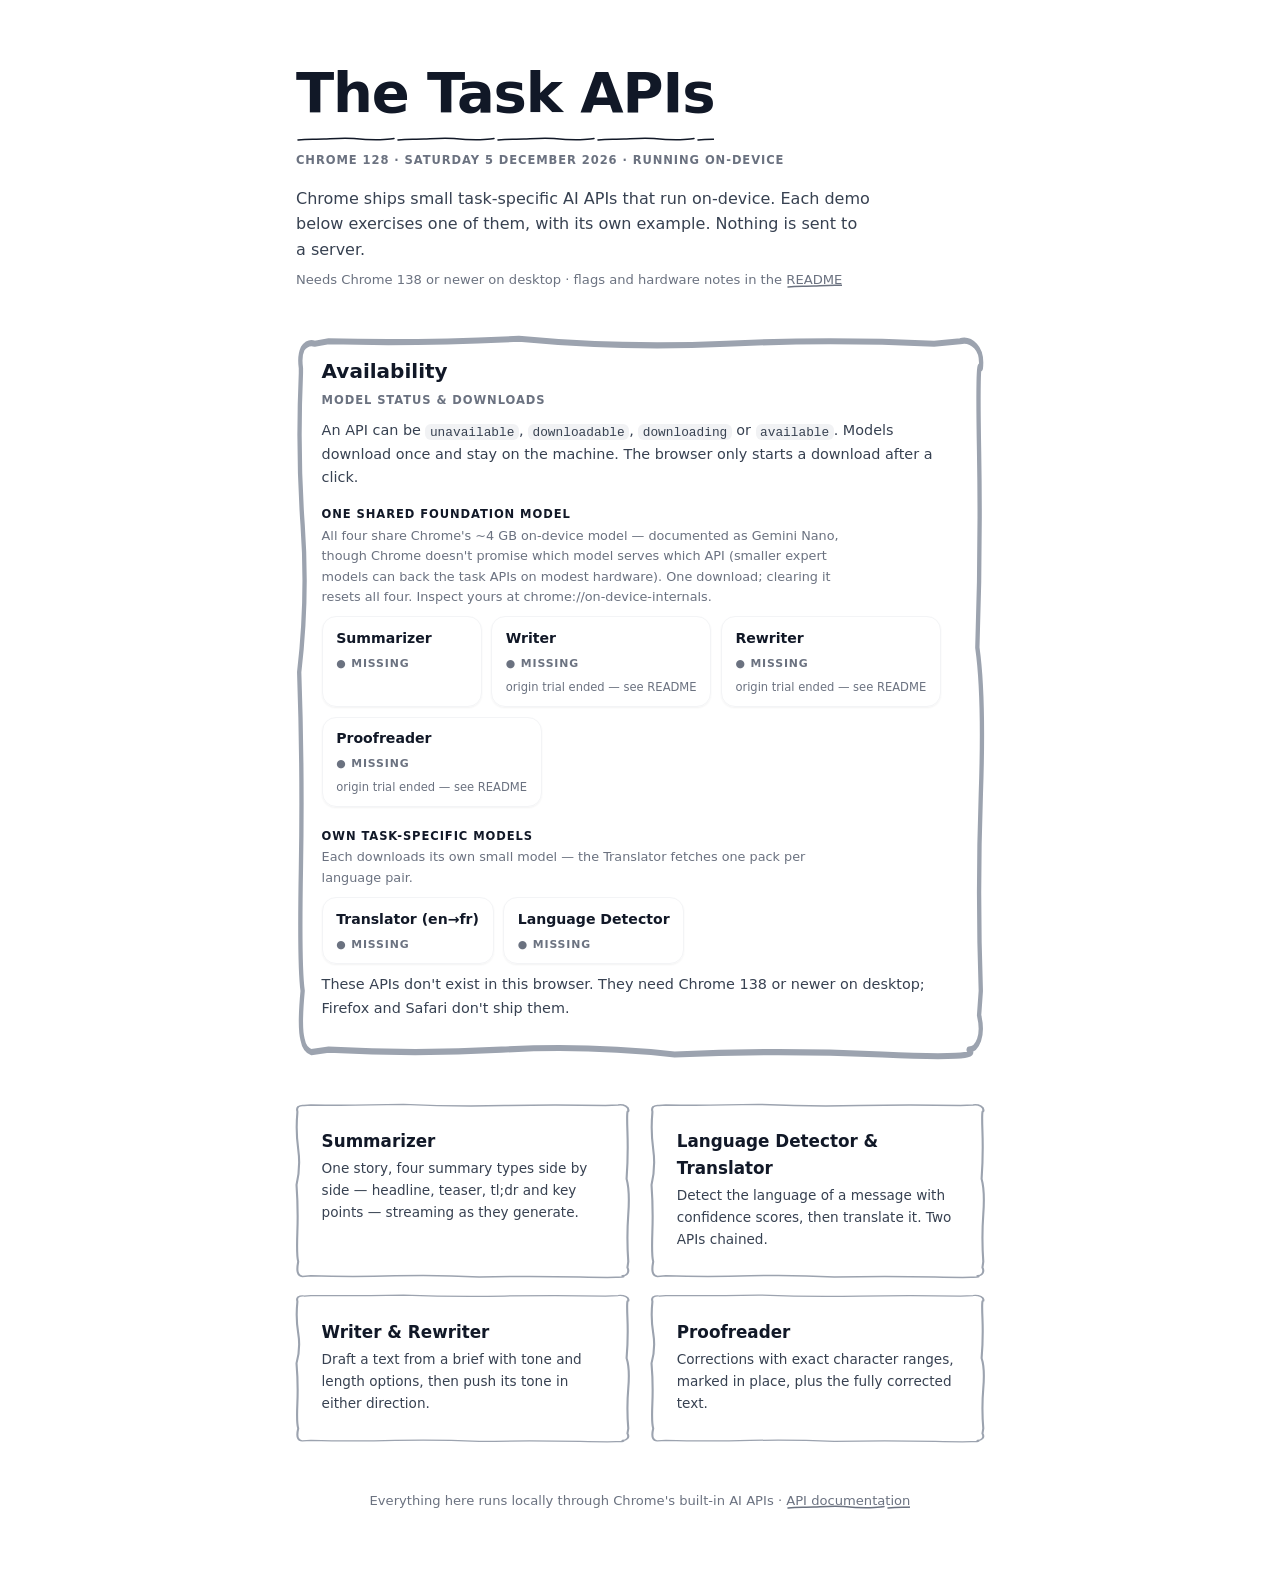
<file: index.html>
<!doctype html>
<html lang="en">
<head>
  <meta charset="utf-8">
  <meta name="viewport" content="width=device-width, initial-scale=1">
  <title>Chrome built-in AI — Task API demos</title>
  <link rel="stylesheet" href="shared/style.css">
  <link rel="icon" href="data:image/svg+xml,<svg xmlns='http://www.w3.org/2000/svg' viewBox='0 0 100 100'><text y='.9em' font-size='90'>🧠</text></svg>">
</head>
<body>

<header class="masthead">
  <h1><span class="squiggle">The Task APIs</span></h1>
  <p class="folio" id="folio"></p>
  <p class="motto">Chrome ships small task-specific AI APIs that run on-device. Each demo
    below exercises one of them, with its own example. Nothing is sent to a server.</p>
  <p class="notice">Needs Chrome 138 or newer on desktop · flags and hardware notes in the <a href="https://github.com/MrSunshyne/chrome-tasks-api-demos#readme" class="hand-drawn-underline">README</a></p>
</header>

<main>

  <!-- ── Availability ──────────────────────────────────────────── -->
  <section class="card" id="status-board">
    <h2>Availability <span class="desk-sub">model status &amp; downloads</span></h2>
    <p class="hint">An API can be <code>unavailable</code>, <code>downloadable</code>,
      <code>downloading</code> or <code>available</code>. Models download once and stay on
      the machine. The browser only starts a download after a click.</p>
    <div class="chips" id="chips" aria-live="polite"></div>
    <p class="hint" id="status-note"></p>
  </section>

  <!-- ── Demos ─────────────────────────────────────────────────── -->
  <div class="demo-list">
    <a class="card" href="demos/summarizer/">
      <h3>Summarizer</h3>
      <p>One story, four summary types side by side — headline, teaser, tl;dr and key points — streaming as they generate.</p>
    </a>
    <a class="card" href="demos/translator/">
      <h3>Language Detector &amp; Translator</h3>
      <p>Detect the language of a message with confidence scores, then translate it. Two APIs chained.</p>
    </a>
    <a class="card" href="demos/writer-rewriter/">
      <h3>Writer &amp; Rewriter</h3>
      <p>Draft a text from a brief with tone and length options, then push its tone in either direction.</p>
    </a>
    <a class="card" href="demos/proofreader/">
      <h3>Proofreader</h3>
      <p>Corrections with exact character ranges, marked in place, plus the fully corrected text.</p>
    </a>
  </div>

</main>

<footer>
  <p>Everything here runs locally through Chrome's built-in AI APIs ·
    <a href="https://developer.chrome.com/docs/ai/built-in-apis" target="_blank" rel="noopener" class="hand-drawn-underline">API documentation</a></p>
</footer>

<script type="module" src="index.js"></script>
</body>
</html>
</file>
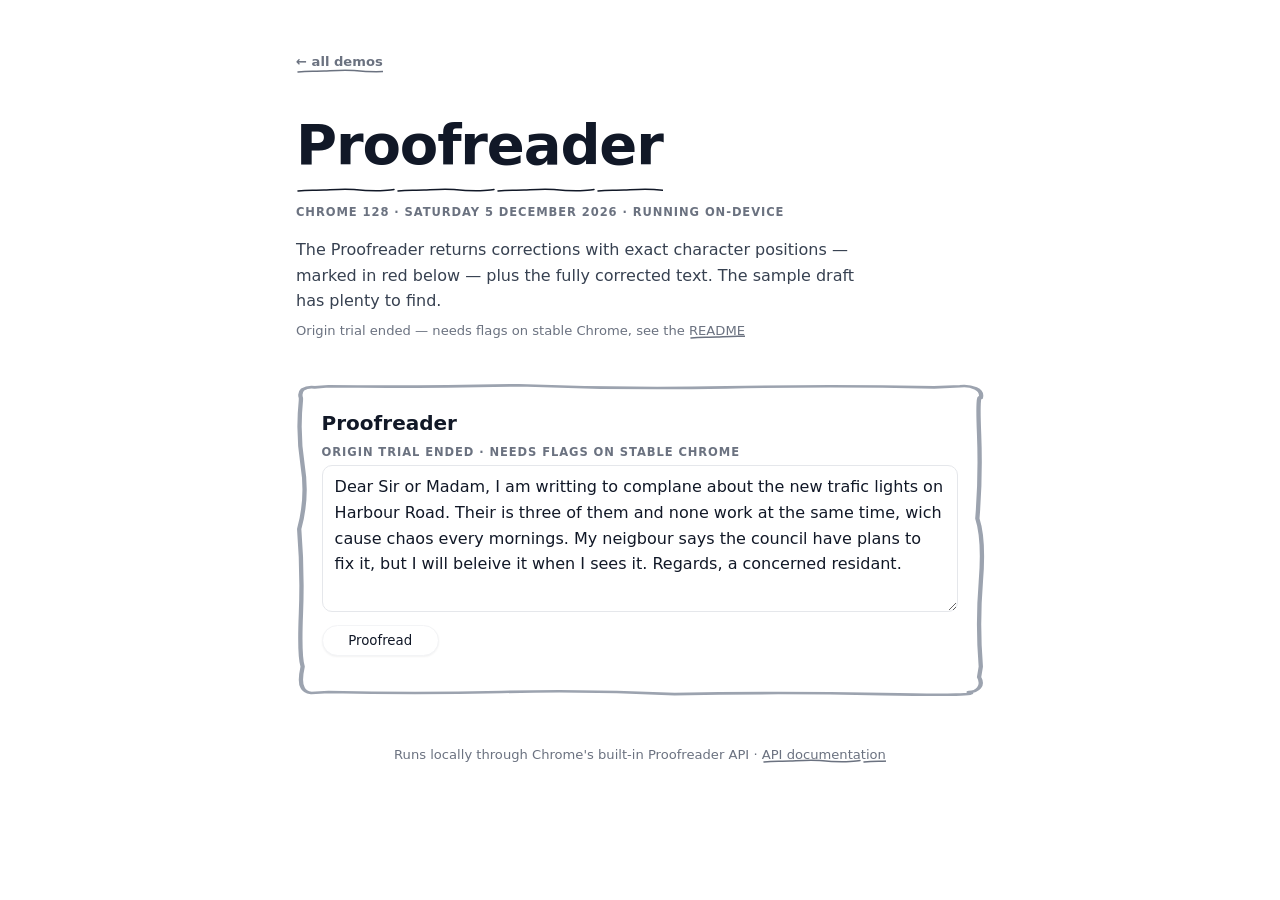
<file: demos/proofreader/index.html>
<!doctype html>
<html lang="en">
<head>
  <meta charset="utf-8">
  <meta name="viewport" content="width=device-width, initial-scale=1">
  <title>Proofreader — Chrome Task API demos</title>
  <link rel="stylesheet" href="../../shared/style.css">
  <link rel="icon" href="data:image/svg+xml,<svg xmlns='http://www.w3.org/2000/svg' viewBox='0 0 100 100'><text y='.9em' font-size='90'>🧠</text></svg>">
</head>
<body>

<a class="backlink hand-drawn-underline" href="../../">← all demos</a>

<header class="masthead">
  <h1><span class="squiggle">Proofreader</span></h1>
  <p class="folio" id="folio"></p>
  <p class="motto">The Proofreader returns corrections with exact character positions —
    marked in red below — plus the fully corrected text. The sample draft has plenty to find.</p>
  <p class="notice">Origin trial ended — needs flags on stable Chrome, see the
    <a href="https://github.com/MrSunshyne/chrome-tasks-api-demos#readme" class="hand-drawn-underline">README</a></p>
</header>

<main>
  <section class="card" id="proofread-demo">
    <h2>Proofreader <span class="desk-sub">origin trial ended · needs flags on stable Chrome</span></h2>

    <textarea id="letter-text" rows="5"></textarea>
    <div class="controls">
      <button id="proofread-btn">Proofread</button>
    </div>
    <div class="output" id="proof-marked" aria-live="polite"></div>
    <div class="output" id="proof-fixed" aria-live="polite"></div>
  </section>
</main>

<footer>
  <p>Runs locally through Chrome's built-in Proofreader API ·
    <a href="https://developer.chrome.com/docs/ai/proofreader-api" target="_blank" rel="noopener" class="hand-drawn-underline">API documentation</a></p>
</footer>

<script type="module" src="app.js"></script>
</body>
</html>
</file>
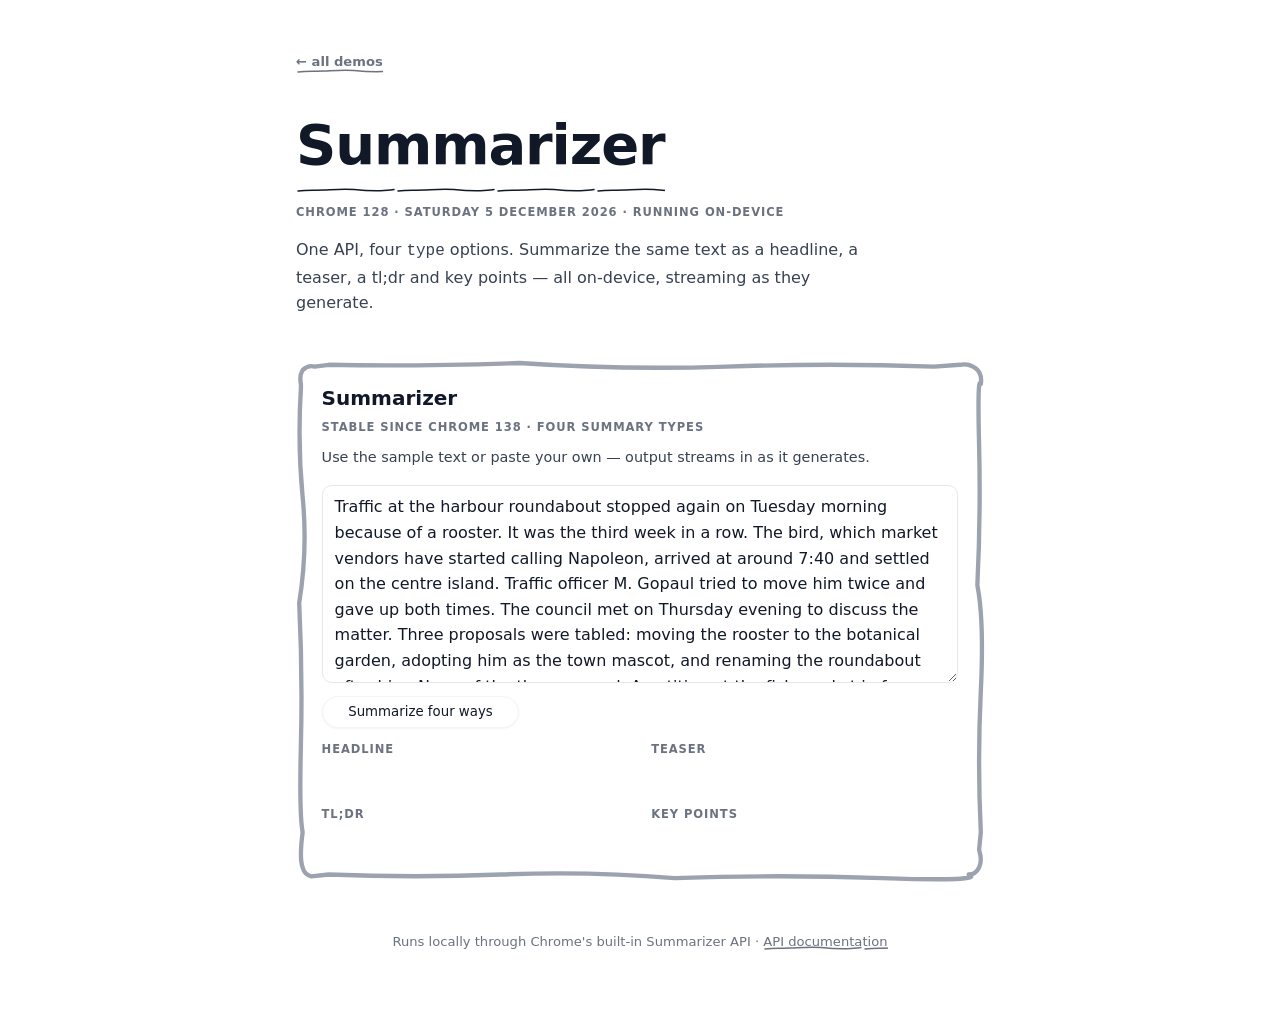
<file: demos/summarizer/index.html>
<!doctype html>
<html lang="en">
<head>
  <meta charset="utf-8">
  <meta name="viewport" content="width=device-width, initial-scale=1">
  <title>Summarizer — Chrome Task API demos</title>
  <link rel="stylesheet" href="../../shared/style.css">
  <link rel="icon" href="data:image/svg+xml,<svg xmlns='http://www.w3.org/2000/svg' viewBox='0 0 100 100'><text y='.9em' font-size='90'>🧠</text></svg>">
</head>
<body>

<a class="backlink hand-drawn-underline" href="../../">← all demos</a>

<header class="masthead">
  <h1><span class="squiggle">Summarizer</span></h1>
  <p class="folio" id="folio"></p>
  <p class="motto">One API, four <code>type</code> options. Summarize the same text as a
    headline, a teaser, a tl;dr and key points — all on-device, streaming as they generate.</p>
</header>

<main>
  <section class="card" id="summarizer-demo">
    <h2>Summarizer <span class="desk-sub">stable since Chrome 138 · four summary types</span></h2>
    <p class="hint">Use the sample text or paste your own — output streams in as it generates.</p>

    <textarea id="article-text" rows="7"></textarea>
    <div class="controls">
      <button id="summarize-btn">Summarize four ways</button>
    </div>

    <div class="quad">
      <div class="quad-cell"><h3>Headline</h3><div class="output" data-sum="headline" aria-live="polite"></div></div>
      <div class="quad-cell"><h3>Teaser</h3><div class="output" data-sum="teaser" aria-live="polite"></div></div>
      <div class="quad-cell"><h3>TL;DR</h3><div class="output" data-sum="tldr" aria-live="polite"></div></div>
      <div class="quad-cell"><h3>Key points</h3><div class="output" data-sum="key-points" aria-live="polite"></div></div>
    </div>
  </section>
</main>

<footer>
  <p>Runs locally through Chrome's built-in Summarizer API ·
    <a href="https://developer.chrome.com/docs/ai/summarizer-api" target="_blank" rel="noopener" class="hand-drawn-underline">API documentation</a></p>
</footer>

<script type="module" src="app.js"></script>
</body>
</html>
</file>
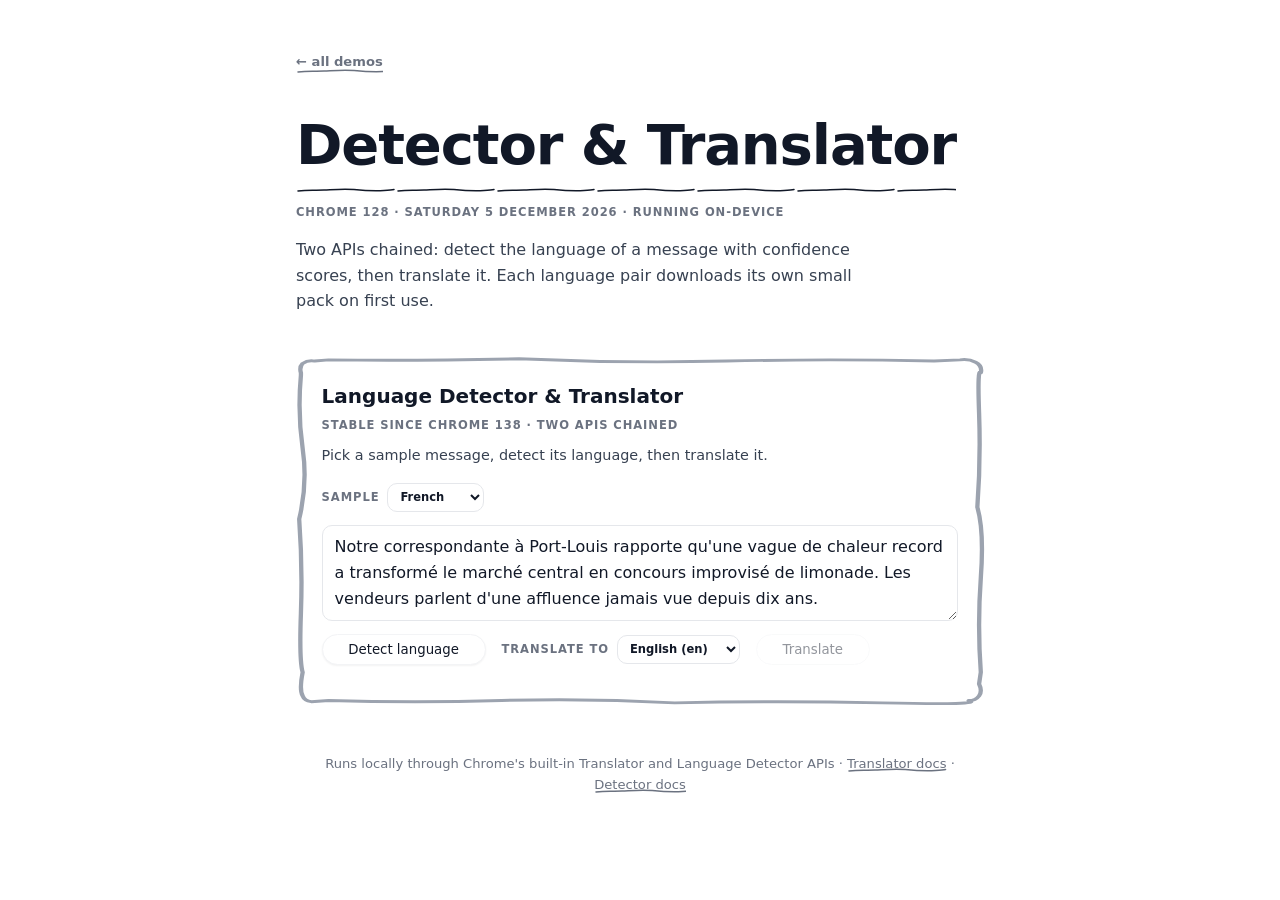
<file: demos/translator/index.html>
<!doctype html>
<html lang="en">
<head>
  <meta charset="utf-8">
  <meta name="viewport" content="width=device-width, initial-scale=1">
  <title>Language Detector &amp; Translator — Chrome Task API demos</title>
  <link rel="stylesheet" href="../../shared/style.css">
  <link rel="icon" href="data:image/svg+xml,<svg xmlns='http://www.w3.org/2000/svg' viewBox='0 0 100 100'><text y='.9em' font-size='90'>🧠</text></svg>">
</head>
<body>

<a class="backlink hand-drawn-underline" href="../../">← all demos</a>

<header class="masthead">
  <h1><span class="squiggle">Detector &amp; Translator</span></h1>
  <p class="folio" id="folio"></p>
  <p class="motto">Two APIs chained: detect the language of a message with confidence
    scores, then translate it. Each language pair downloads its own small pack on first use.</p>
</header>

<main>
  <section class="card" id="translate-demo">
    <h2>Language Detector &amp; Translator <span class="desk-sub">stable since Chrome 138 · two APIs chained</span></h2>
    <p class="hint">Pick a sample message, detect its language, then translate it.</p>

    <div class="controls">
      <label>Sample
        <select id="wire-pick"></select>
      </label>
    </div>
    <textarea id="wire-text" rows="3"></textarea>

    <div class="controls">
      <button id="detect-btn">Detect language</button>
      <label>Translate to
        <select id="target-lang">
          <option value="en" selected>English (en)</option>
          <option value="fr">French (fr)</option>
          <option value="de">German (de)</option>
          <option value="es">Spanish (es)</option>
          <option value="ja">Japanese (ja)</option>
        </select>
      </label>
      <button id="translate-btn" disabled>Translate</button>
    </div>

    <div class="output" id="detect-out" aria-live="polite"></div>
    <div class="output" id="translate-out" aria-live="polite"></div>
  </section>
</main>

<footer>
  <p>Runs locally through Chrome's built-in Translator and Language Detector APIs ·
    <a href="https://developer.chrome.com/docs/ai/translator-api" target="_blank" rel="noopener" class="hand-drawn-underline">Translator docs</a> ·
    <a href="https://developer.chrome.com/docs/ai/language-detection" target="_blank" rel="noopener" class="hand-drawn-underline">Detector docs</a></p>
</footer>

<script type="module" src="app.js"></script>
</body>
</html>
</file>
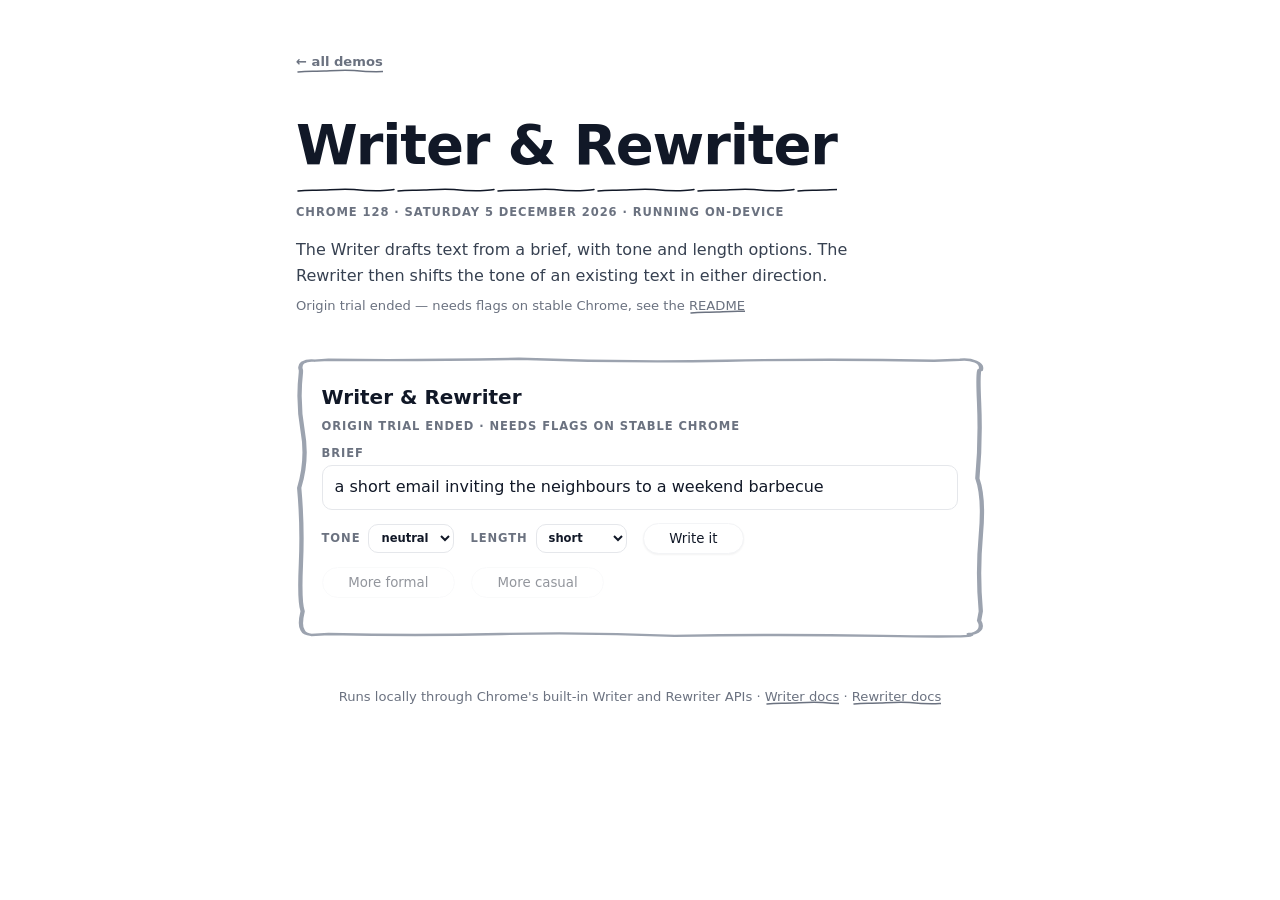
<file: demos/writer-rewriter/index.html>
<!doctype html>
<html lang="en">
<head>
  <meta charset="utf-8">
  <meta name="viewport" content="width=device-width, initial-scale=1">
  <title>Writer &amp; Rewriter — Chrome Task API demos</title>
  <link rel="stylesheet" href="../../shared/style.css">
  <link rel="icon" href="data:image/svg+xml,<svg xmlns='http://www.w3.org/2000/svg' viewBox='0 0 100 100'><text y='.9em' font-size='90'>🧠</text></svg>">
</head>
<body>

<a class="backlink hand-drawn-underline" href="../../">← all demos</a>

<header class="masthead">
  <h1><span class="squiggle">Writer &amp; Rewriter</span></h1>
  <p class="folio" id="folio"></p>
  <p class="motto">The Writer drafts text from a brief, with tone and length options. The
    Rewriter then shifts the tone of an existing text in either direction.</p>
  <p class="notice">Origin trial ended — needs flags on stable Chrome, see the
    <a href="https://github.com/MrSunshyne/chrome-tasks-api-demos#readme" class="hand-drawn-underline">README</a></p>
</header>

<main>
  <section class="card" id="writer-demo">
    <h2>Writer &amp; Rewriter <span class="desk-sub">origin trial ended · needs flags on stable Chrome</span></h2>

    <label for="story-idea">Brief</label>
    <input id="story-idea" type="text" value="a short email inviting the neighbours to a weekend barbecue">

    <div class="controls">
      <label>Tone
        <select id="write-tone">
          <option value="casual">casual</option>
          <option value="neutral" selected>neutral</option>
          <option value="formal">formal</option>
        </select>
      </label>
      <label>Length
        <select id="write-length">
          <option value="short" selected>short</option>
          <option value="medium">medium</option>
          <option value="long">long</option>
        </select>
      </label>
      <button id="write-btn">Write it</button>
    </div>

    <div class="output" id="write-out" aria-live="polite"></div>

    <div class="controls">
      <button id="rewrite-formal-btn" disabled>More formal</button>
      <button id="rewrite-casual-btn" disabled>More casual</button>
    </div>
    <div class="output" id="rewrite-out" aria-live="polite"></div>
  </section>
</main>

<footer>
  <p>Runs locally through Chrome's built-in Writer and Rewriter APIs ·
    <a href="https://developer.chrome.com/docs/ai/writer-api" target="_blank" rel="noopener" class="hand-drawn-underline">Writer docs</a> ·
    <a href="https://developer.chrome.com/docs/ai/rewriter-api" target="_blank" rel="noopener" class="hand-drawn-underline">Rewriter docs</a></p>
</footer>

<script type="module" src="app.js"></script>
</body>
</html>
</file>
<file: shared/style.css>
/* The Daily Nano — styled after sandeep.ramgolam.com:
   system sans, white space, hand-drawn card borders with hover morph,
   squiggle underlines, pill buttons (green in dark mode). */

:root {
  --bg: #ffffff;
  --ink: #111827;          /* gray-900 */
  --muted: #6b7280;        /* gray-500 */
  --body: #374151;         /* gray-700 */
  --stroke: #9ca3af;       /* gray-400 — border-path color from the style guide */
  --stroke-hover: #3b82f6; /* blue-500 — hover color from the style guide */
  --edge: #e5e7eb;         /* gray-200 for inputs */
  --chip-edge: #f3f4f6;    /* gray-100 — .button border */
  --btn-bg: #ffffff;
  --btn-ink: #111827;
  --green-300: #86efac;
  --green-400: #4ade80;
  --green-600: #16a34a;
  --amber: #d97706;
  --blue: #3b82f6;
  --red: #dc2626;
  --shadow-sm: 0 1px 2px 0 rgb(0 0 0 / 0.05);
  --shadow-lg: 0 10px 15px -3px rgb(0 0 0 / 0.1), 0 4px 6px -4px rgb(0 0 0 / 0.1);
}

@media (prefers-color-scheme: dark) {
  :root {
    --bg: #16191d;
    --ink: #e5e7eb;        /* gray-200 */
    --muted: #9ca3af;      /* gray-400 */
    --body: #9ca3af;       /* dark:text-gray-400, like blog excerpts */
    --stroke: #6b7280;     /* gray-500 — muted stroke in dark mode, per style guide */
    --edge: #2b3138;
    --chip-edge: #2b3138;
    --btn-bg: #4ade80;     /* dark:bg-green-400 — the blog's button */
    --btn-ink: #475569;    /* dark:text-slate-600 */
    --red: #f87171;
    --shadow-sm: 0 1px 2px 0 rgb(0 0 0 / 0.4);
    --shadow-lg: 0 10px 15px -3px rgb(0 0 0 / 0.5), 0 4px 6px -4px rgb(0 0 0 / 0.5);
  }
}

* { box-sizing: border-box; }

body {
  margin: 0 auto;
  max-width: 46rem;
  padding: 3rem 1.5rem 4rem;
  background: var(--bg);
  color: var(--ink);
  font: 16px/1.6 ui-sans-serif, system-ui, -apple-system, "Segoe UI", Roboto, "Helvetica Neue", Arial, sans-serif;
}

/* ── masthead ─────────────────────────────────────────────────── */

.masthead h1 {
  font-size: clamp(2.5rem, 7vw, 3.5rem);
  font-weight: 800;
  letter-spacing: -0.02em;
  margin: 0 0 .6rem;
}

.folio {
  font-size: .72rem;
  font-weight: 600;
  text-transform: uppercase;
  letter-spacing: .08em;
  color: var(--muted);
  margin: 0 0 1rem;
}

.motto { color: var(--body); margin: 0 0 .4rem; max-width: 36rem; }
.notice { font-size: .82rem; color: var(--muted); margin: 0; }
a { color: inherit; text-decoration: none; }

/* squiggle underline under the site name — same mask as the blog's
   .hand-drawn-underline, permanently on */
.squiggle {
  position: relative;
  padding-bottom: 4px;
}
.squiggle::after,
.hand-drawn-underline::after {
  content: '';
  position: absolute;
  left: 0; right: 0; bottom: 0;
  height: 10px;
  background: currentColor;
  -webkit-mask-image: url("data:image/svg+xml,%3Csvg width='100' height='8' viewBox='0 0 100 8' fill='none' xmlns='http://www.w3.org/2000/svg'%3E%3Cpath d='M2 6C12 4.5 18 5.5 28 5C38 4.5 48 3.5 58 4.5C68 5.5 78 6 88 5.5C92 5.3 96 5 98 4.5' stroke='black' stroke-width='1.5' stroke-linecap='round'/%3E%3C/svg%3E");
  mask-image: url("data:image/svg+xml,%3Csvg width='100' height='8' viewBox='0 0 100 8' fill='none' xmlns='http://www.w3.org/2000/svg'%3E%3Cpath d='M2 6C12 4.5 18 5.5 28 5C38 4.5 48 3.5 58 4.5C68 5.5 78 6 88 5.5C92 5.3 96 5 98 4.5' stroke='black' stroke-width='1.5' stroke-linecap='round'/%3E%3C/svg%3E");
  -webkit-mask-repeat: repeat-x;
  mask-repeat: repeat-x;
  -webkit-mask-position: 0 100%;
  mask-position: 0 100%;
  -webkit-mask-size: auto 8px;
  mask-size: auto 8px;
  pointer-events: none;
}
.squiggle { display: inline-block; }
.hand-drawn-underline { position: relative; padding-bottom: 2px; }

/* ── cards with the blog's hand-drawn border ──────────────────── */

main { display: grid; gap: 2.2rem; margin-top: 2.6rem; }

.card {
  position: relative;
  padding: 1.5rem 1.6rem 1.7rem;
}

.hand-drawn-shape {
  position: absolute;
  inset: -2px;
  width: calc(100% + 4px);
  height: calc(100% + 4px);
  z-index: 0;
  pointer-events: none;
  color: var(--stroke);
}
.shape-path {
  fill: transparent;
  transition: color .4s ease-out, d .4s ease-out, stroke .4s ease-out;
}
/* hover morph — same target path as the blog's card variant */
.card:hover .hand-drawn-shape {
  color: var(--stroke-hover);
}
.card:hover .shape-path {
  d: path("M15 3 Q6 2 3 6 Q-1 12 2 20 L3 25 Q-2 60 4 95 T-1 160 Q6 200 2 240 T6 280 Q2 290 6 294 Q10 298 18 296 L30 297 Q80 292 140 298 T260 291 Q320 298 370 293 T392 297 Q398 296 399 290 Q402 284 398 275 L399 265 Q402 220 395 175 T402 115 Q394 75 399 40 T395 12 Q396 5 390 3 Q384 0 375 3 L360 4 Q290 8 220 2 T100 7 Q50 2 25 4 Z");
}
.card > *:not(.hand-drawn-shape) { position: relative; z-index: 1; }

.card h2 {
  font-size: 1.25rem;
  font-weight: 700;
  margin: 0 0 .2rem;
}
.desk-sub {
  display: block;
  font-size: .72rem;
  font-weight: 600;
  text-transform: uppercase;
  letter-spacing: .08em;
  color: var(--muted);
  margin-top: .25rem;
}

.hint { font-size: .9rem; color: var(--body); margin: .6rem 0 1rem; }
.hint code {
  font-family: ui-monospace, "SF Mono", Menlo, monospace;
  font-size: .8rem;
  background: color-mix(in srgb, var(--stroke) 14%, transparent);
  padding: .05em .35em;
  border-radius: 6px;
}

/* ── status chips ─────────────────────────────────────────────── */

.chips { display: grid; gap: 1.2rem; }

.chip-group .group-label {
  font-size: .72rem;
  font-weight: 700;
  text-transform: uppercase;
  letter-spacing: .08em;
  color: var(--ink);
  margin: 0;
}
.chip-group .group-note {
  font-size: .8rem;
  color: var(--muted);
  margin: .15rem 0 .55rem;
  max-width: 34rem;
}
.chip-row { display: flex; flex-wrap: wrap; gap: .6rem; }

.chip {
  display: flex; flex-direction: column; gap: .35rem;
  border: 1px solid var(--chip-edge);
  border-radius: 14px;
  box-shadow: var(--shadow-sm);
  padding: .6rem .85rem;
  min-width: 10rem;
}
.chip .name { font-weight: 600; font-size: .88rem; }
.chip .state {
  font-size: .68rem;
  font-weight: 700;
  text-transform: uppercase;
  letter-spacing: .08em;
  color: var(--muted);
}
.chip .state::before { content: "● "; }
.chip[data-state="available"]    .state { color: var(--green-600); }
.chip[data-state="downloadable"] .state { color: var(--amber); }
.chip[data-state="downloading"]  .state { color: var(--blue); }
.chip[data-state="unavailable"]  .state { color: var(--red); }
.chip .why { font-size: .72rem; color: var(--muted); }

.chip button {
  font: 600 .72rem/1 inherit;
  font-family: inherit;
  background: var(--btn-bg);
  color: var(--btn-ink);
  border: 1px solid var(--chip-edge);
  border-radius: 999px;
  box-shadow: var(--shadow-sm);
  padding: .3em .9em;
  cursor: pointer;
  width: fit-content;
  transition: box-shadow .2s ease-out;
}
.chip button:hover { box-shadow: var(--shadow-lg); }

/* download progress — green like the blog's scrollbar */
.progress {
  height: 6px;
  border-radius: 999px;
  background: color-mix(in srgb, var(--stroke) 20%, transparent);
  overflow: hidden;
}
.progress > i {
  display: block; height: 100%; width: 0%;
  border-radius: 999px;
  background: linear-gradient(to right, var(--green-600) 30%, var(--green-400) 70%, var(--green-300));
  transition: width .2s ease-out;
}

/* ── controls ─────────────────────────────────────────────────── */

label {
  font-size: .72rem;
  font-weight: 600;
  text-transform: uppercase;
  letter-spacing: .08em;
  color: var(--muted);
  display: inline-flex; gap: .5rem; align-items: center;
}

input[type="text"], textarea, select {
  font: inherit;
  color: var(--ink);
  background: transparent;
  border: 1px solid var(--edge);
  border-radius: 10px;
  padding: .55rem .75rem;
  width: 100%;
}
select { width: auto; padding: .35rem .5rem; }
textarea { resize: vertical; display: block; }
input:focus-visible, textarea:focus-visible, select:focus-visible, button:focus-visible {
  outline: 2px solid var(--stroke-hover);
  outline-offset: 2px;
}

.controls {
  display: flex; flex-wrap: wrap; gap: .7rem 1rem; align-items: center;
  margin: .8rem 0;
}

/* the blog's .button: white pill, subtle shadow; green in dark mode */
.controls button {
  font: 500 .9rem/1.4 inherit;
  font-family: inherit;
  background: var(--btn-bg);
  color: var(--btn-ink);
  border: 1px solid var(--chip-edge);
  border-radius: 999px;
  box-shadow: var(--shadow-sm);
  padding: .45rem 1.6rem;
  cursor: pointer;
  transition: box-shadow .2s ease-out, transform .2s ease-out;
}
.controls button:hover:not(:disabled) { box-shadow: var(--shadow-lg); transform: translateY(-1px); }
.controls button:disabled { opacity: .45; cursor: not-allowed; box-shadow: none; }

/* ── outputs ──────────────────────────────────────────────────── */

.output {
  white-space: pre-wrap;
  color: var(--body);
  font-size: .95rem;
  border-left: 2px solid var(--edge);
  padding: .3rem 0 .3rem .9rem;
  margin: .6rem 0;
}
.output:empty { display: none; }
.output.err { color: var(--red); }
.output .spin { color: var(--muted); font-style: italic; }
.output .spin::after { content: " …"; }
.output mark {
  background: none;
  color: inherit;
  text-decoration: underline wavy var(--red) 1.5px;
  text-underline-offset: 3px;
}
.output small { color: var(--muted); }
.output strong { color: var(--ink); }

/* ── the wire quad ────────────────────────────────────────────── */

.quad {
  display: grid;
  grid-template-columns: 1fr 1fr;
  gap: .9rem 1.4rem;
  margin-top: .4rem;
}
@media (max-width: 560px) { .quad { grid-template-columns: 1fr; } }

.quad-cell h3 {
  font-size: .72rem;
  font-weight: 700;
  text-transform: uppercase;
  letter-spacing: .08em;
  color: var(--muted);
  margin: 0 0 .2rem;
}
.quad-cell .output { margin-top: .2rem; min-height: 1.2rem; }
.quad-cell .output:empty { display: block; border-left-color: transparent; }

/* ── foreign desk meters ──────────────────────────────────────── */

.meter {
  display: grid; grid-template-columns: 4.5rem 1fr 3.5rem;
  gap: .7rem; align-items: center;
  font-size: .85rem;
  padding: .18rem 0;
}
.meter .bar {
  height: 8px; border-radius: 999px;
  background: color-mix(in srgb, var(--stroke) 20%, transparent);
  overflow: hidden;
}
.meter .bar > i { display: block; height: 100%; border-radius: 999px; background: var(--blue); }

/* ── footer ───────────────────────────────────────────────────── */

footer {
  margin-top: 3rem;
  text-align: center;
  font-size: .82rem;
  color: var(--muted);
}

/* ── index: demo link cards ───────────────────────────────────── */

.demo-list {
  display: grid;
  grid-template-columns: 1fr 1fr;
  gap: 1.1rem 1.4rem;
  margin-top: .4rem;
}
@media (max-width: 560px) { .demo-list { grid-template-columns: 1fr; } }

a.card { display: block; }
a.card h3 { font-size: 1.05rem; font-weight: 700; margin: 0 0 .2rem; }
a.card p { font-size: .85rem; color: var(--body); margin: 0; }

/* ── demo pages: back link ────────────────────────────────────── */

.backlink {
  display: inline-block;
  font-size: .82rem;
  font-weight: 600;
  color: var(--muted);
  margin-bottom: 1.6rem;
}
</file>
